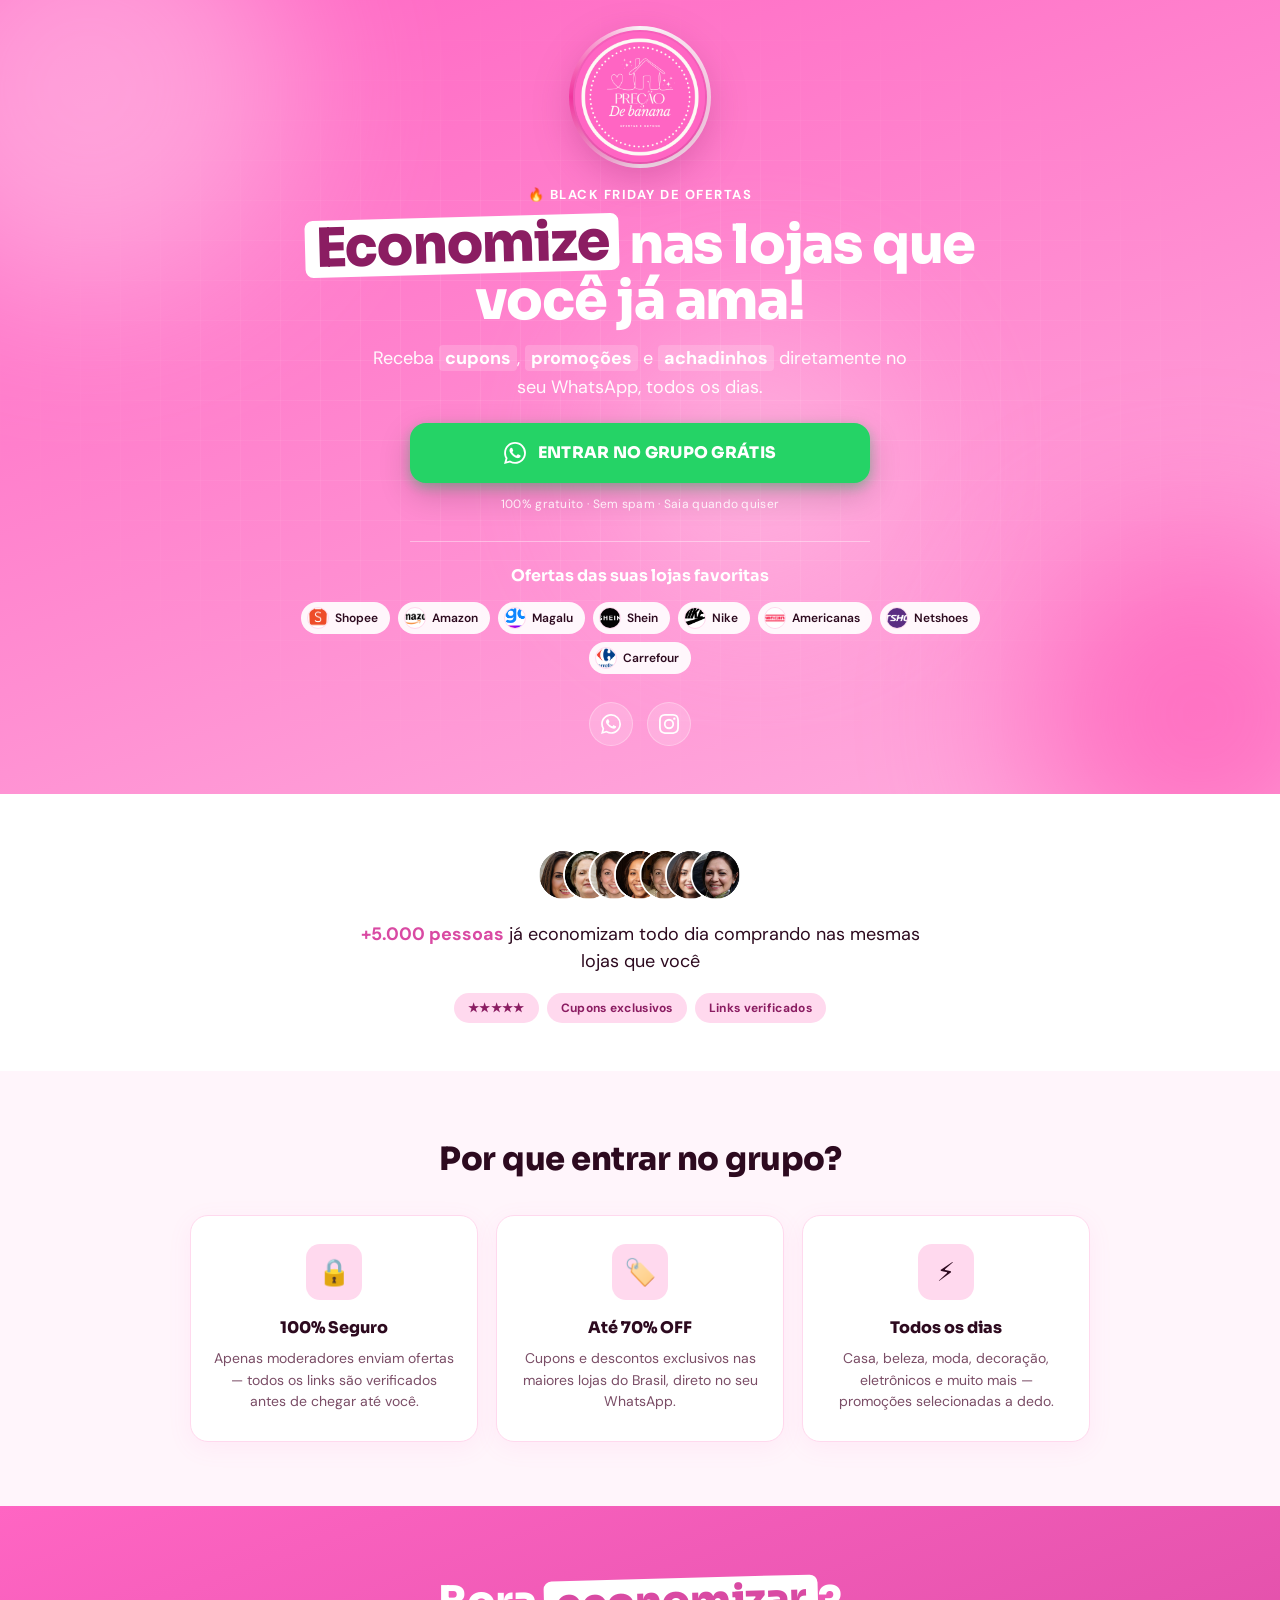
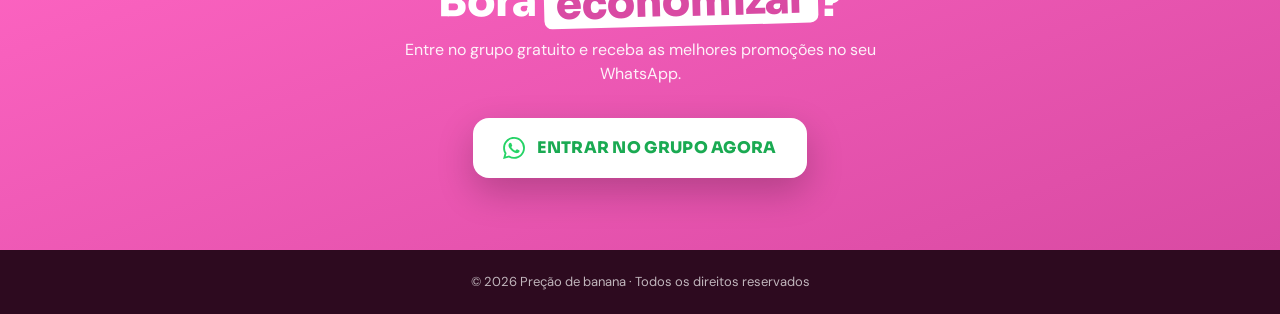
<file: index.html>
<!DOCTYPE html>
<html lang="pt-BR">
  <head>
    <meta charset="UTF-8">
    <meta name="viewport" content="width=device-width, initial-scale=1.0">
    <title>Preção de banana – Achadinhos, cupons e promoções todos os dias</title>
    <meta name="description" content="Entre no grupo gratuito e receba todos os dias os melhores achadinhos da internet com cupons e promoções exclusivas. Casa, beleza, moda, decoração e muito mais com até 70% OFF.">
    <link rel="icon" type="image/x-icon" href="images/favicon.ico">

    <link rel="preconnect" href="https://fonts.googleapis.com">
    <link rel="preconnect" href="https://fonts.gstatic.com" crossorigin>
    <link href="https://fonts.googleapis.com/css2?family=Sora:wght@400;600;700;800;900&family=DM+Sans:wght@400;500;600;700&display=swap" rel="stylesheet">

    <link rel="stylesheet" href="css/style.css">
  </head>
  <body>

    <!-- HERO -->
    <section class="hero">
      <div class="hero-bg" aria-hidden="true">
        <span class="blob blob-1"></span>
        <span class="blob blob-2"></span>
        <span class="blob blob-3"></span>
        <div class="grid-overlay"></div>
      </div>

      <div class="hero-content">
        <div class="foto-wrap">
          <img src="images/logo2.jpeg" alt="Preção de banana">
        </div>

        <span class="grupo-tag">🔥 BLACK FRIDAY DE OFERTAS</span>

        <h1><em>Economize</em> nas lojas que você já ama!</h1>

        <p class="sub">Receba <strong>cupons</strong>, <strong>promoções</strong> e <strong>achadinhos</strong> diretamente no seu WhatsApp, todos os dias.</p>

        <div class="cta-wrap">
          <a href="https://chat.whatsapp.com/JtG7OwE1yEgJg9sCAVL0oK" data-link="whatsapp" class="cta-btn" target="_blank" rel="noopener">
            <svg viewBox="0 0 24 24" aria-hidden="true"><path d="M17.472 14.382c-.297-.149-1.758-.867-2.03-.967-.273-.099-.471-.148-.67.15-.197.297-.768.967-.94 1.164-.173.199-.347.223-.644.075-.297-.15-1.255-.463-2.39-1.475-.883-.788-1.48-1.761-1.653-2.059-.173-.297-.018-.458.13-.606.134-.133.298-.347.446-.52.149-.174.198-.298.298-.497.099-.198.05-.371-.025-.52-.075-.149-.669-1.612-.916-2.207-.242-.579-.487-.5-.669-.51-.173-.008-.371-.01-.57-.01-.198 0-.52.074-.792.372-.272.297-1.04 1.016-1.04 2.479 0 1.462 1.065 2.875 1.213 3.074.149.198 2.095 3.2 5.076 4.487.709.306 1.263.489 1.694.626.712.226 1.36.194 1.872.118.571-.085 1.758-.719 2.006-1.413.248-.694.248-1.289.173-1.413-.074-.124-.272-.198-.57-.347m-5.421 7.403h-.004a9.87 9.87 0 0 1-5.031-1.378l-.361-.214-3.741.982.998-3.648-.235-.374a9.86 9.86 0 0 1-1.51-5.26c.001-5.45 4.436-9.884 9.888-9.884 2.64 0 5.122 1.03 6.988 2.898a9.825 9.825 0 0 1 2.893 6.994c-.003 5.45-4.437 9.884-9.885 9.884m8.413-18.297A11.815 11.815 0 0 0 12.05 0C5.495 0 .16 5.335.157 11.892c0 2.096.547 4.142 1.588 5.945L.057 24l6.305-1.654a11.882 11.882 0 0 0 5.683 1.448h.005c6.554 0 11.89-5.335 11.893-11.893a11.821 11.821 0 0 0-3.48-8.413Z"/></svg>
            ENTRAR NO GRUPO GRÁTIS
          </a>
          <p class="cta-sub">100% gratuito · Sem spam · Saia quando quiser</p>
        </div>

        <hr class="hero-divider">

        <h2 class="lojas-title">Ofertas das suas lojas favoritas</h2>
        <div class="lojas">
          <span class="loja-tag"><img src="images/slider-lojas/shopee.png" alt=""> Shopee</span>
          <span class="loja-tag"><img src="images/slider-lojas/amazon.png" alt=""> Amazon</span>
          <span class="loja-tag"><img src="images/slider-lojas/magalu.png" alt=""> Magalu</span>
          <span class="loja-tag"><img src="images/slider-lojas/shein.png" alt=""> Shein</span>
          <span class="loja-tag"><img src="images/slider-lojas/nike.png" alt=""> Nike</span>
          <span class="loja-tag"><img src="images/slider-lojas/americanas.png" alt=""> Americanas</span>
          <span class="loja-tag"><img src="images/slider-lojas/netshoes.png" alt=""> Netshoes</span>
          <span class="loja-tag"><img src="images/slider-lojas/carrefour.png" alt=""> Carrefour</span>
        </div>

        <div class="social-icons hero-social">
          <a href="https://chat.whatsapp.com/JtG7OwE1yEgJg9sCAVL0oK" data-link="whatsapp" target="_blank" rel="noopener" aria-label="WhatsApp">
            <svg viewBox="0 0 24 24"><path d="M17.472 14.382c-.297-.149-1.758-.867-2.03-.967-.273-.099-.471-.148-.67.15-.197.297-.768.967-.94 1.164-.173.199-.347.223-.644.075-.297-.15-1.255-.463-2.39-1.475-.883-.788-1.48-1.761-1.653-2.059-.173-.297-.018-.458.13-.606.134-.133.298-.347.446-.52.149-.174.198-.298.298-.497.099-.198.05-.371-.025-.52-.075-.149-.669-1.612-.916-2.207-.242-.579-.487-.5-.669-.51-.173-.008-.371-.01-.57-.01-.198 0-.52.074-.792.372-.272.297-1.04 1.016-1.04 2.479 0 1.462 1.065 2.875 1.213 3.074.149.198 2.095 3.2 5.076 4.487.709.306 1.263.489 1.694.626.712.226 1.36.194 1.872.118.571-.085 1.758-.719 2.006-1.413.248-.694.248-1.289.173-1.413-.074-.124-.272-.198-.57-.347m-5.421 7.403h-.004a9.87 9.87 0 0 1-5.031-1.378l-.361-.214-3.741.982.998-3.648-.235-.374a9.86 9.86 0 0 1-1.51-5.26c.001-5.45 4.436-9.884 9.888-9.884 2.64 0 5.122 1.03 6.988 2.898a9.825 9.825 0 0 1 2.893 6.994c-.003 5.45-4.437 9.884-9.885 9.884m8.413-18.297A11.815 11.815 0 0 0 12.05 0C5.495 0 .16 5.335.157 11.892c0 2.096.547 4.142 1.588 5.945L.057 24l6.305-1.654a11.882 11.882 0 0 0 5.683 1.448h.005c6.554 0 11.89-5.335 11.893-11.893a11.821 11.821 0 0 0-3.48-8.413Z"/></svg>
          </a>
          <a href="https://www.instagram.com/precaodebanana?igsh=dmY2cXF2a3dsNjdy" data-link="instagram" target="_blank" rel="noopener" aria-label="Instagram">
            <svg viewBox="0 0 24 24"><path d="M12 2.163c3.204 0 3.584.012 4.85.07 3.252.148 4.771 1.691 4.919 4.919.058 1.265.069 1.645.069 4.849 0 3.205-.012 3.584-.069 4.849-.149 3.225-1.664 4.771-4.919 4.919-1.266.058-1.644.07-4.85.07-3.204 0-3.584-.012-4.849-.07-3.26-.149-4.771-1.699-4.919-4.92-.058-1.265-.07-1.644-.07-4.849 0-3.204.013-3.583.07-4.849.149-3.227 1.664-4.771 4.919-4.919 1.266-.057 1.645-.069 4.849-.069zM12 0C8.741 0 8.333.014 7.053.072 2.695.272.273 2.69.073 7.052.014 8.333 0 8.741 0 12c0 3.259.014 3.668.072 4.948.2 4.358 2.618 6.78 6.98 6.98C8.333 23.986 8.741 24 12 24c3.259 0 3.668-.014 4.948-.072 4.354-.2 6.782-2.618 6.979-6.98.059-1.28.073-1.689.073-4.948 0-3.259-.014-3.667-.072-4.947-.196-4.354-2.617-6.78-6.979-6.98C15.668.014 15.259 0 12 0zm0 5.838a6.162 6.162 0 100 12.324 6.162 6.162 0 000-12.324zM12 16a4 4 0 110-8 4 4 0 010 8zm6.406-11.845a1.44 1.44 0 100 2.881 1.44 1.44 0 000-2.881z"/></svg>
          </a>
        </div>
      </div>
    </section>

    <!-- SOCIAL PROOF -->
    <section class="proof-section">
      <img src="images/groupMembers.png" alt="Membros do grupo" class="proof-img">
      <p><strong>+5.000 pessoas</strong> já economizam todo dia comprando nas mesmas lojas que você</p>
      <div class="proof-pills">
        <span class="proof-pill">★★★★★</span>
        <span class="proof-pill">Cupons exclusivos</span>
        <span class="proof-pill">Links verificados</span>
      </div>
    </section>

    <!-- FEATURES -->
    <section class="features-section">
      <h2 class="section-title">Por que entrar no grupo?</h2>
      <div class="features-grid">
        <div class="feat-card">
          <div class="feat-icon">🔒</div>
          <h3>100% Seguro</h3>
          <p>Apenas moderadores enviam ofertas — todos os links são verificados antes de chegar até você.</p>
        </div>
        <div class="feat-card">
          <div class="feat-icon">🏷️</div>
          <h3>Até 70% OFF</h3>
          <p>Cupons e descontos exclusivos nas maiores lojas do Brasil, direto no seu WhatsApp.</p>
        </div>
        <div class="feat-card">
          <div class="feat-icon">⚡</div>
          <h3>Todos os dias</h3>
          <p>Casa, beleza, moda, decoração, eletrônicos e muito mais — promoções selecionadas a dedo.</p>
        </div>
      </div>
    </section>

    <!-- CTA FINAL -->
    <section class="cta-final">
      <h2>Bora <span>economizar</span>?</h2>
      <p>Entre no grupo gratuito e receba as melhores promoções no seu WhatsApp.</p>
      <a href="https://chat.whatsapp.com/JtG7OwE1yEgJg9sCAVL0oK" data-link="whatsapp" class="cta-btn" target="_blank" rel="noopener">
        <svg viewBox="0 0 24 24" aria-hidden="true">
          <path d="M17.472 14.382c-.297-.149-1.758-.867-2.03-.967-.273-.099-.471-.148-.67.15-.197.297-.768.967-.94 1.164-.173.199-.347.223-.644.075-.297-.15-1.255-.463-2.39-1.475-.883-.788-1.48-1.761-1.653-2.059-.173-.297-.018-.458.13-.606.134-.133.298-.347.446-.52.149-.174.198-.298.298-.497.099-.198.05-.371-.025-.52-.075-.149-.669-1.612-.916-2.207-.242-.579-.487-.5-.669-.51-.173-.008-.371-.01-.57-.01-.198 0-.52.074-.792.372-.272.297-1.04 1.016-1.04 2.479 0 1.462 1.065 2.875 1.213 3.074.149.198 2.095 3.2 5.076 4.487.709.306 1.263.489 1.694.626.712.226 1.36.194 1.872.118.571-.085 1.758-.719 2.006-1.413.248-.694.248-1.289.173-1.413-.074-.124-.272-.198-.57-.347m-5.421 7.403h-.004a9.87 9.87 0 0 1-5.031-1.378l-.361-.214-3.741.982.998-3.648-.235-.374a9.86 9.86 0 0 1-1.51-5.26c.001-5.45 4.436-9.884 9.888-9.884 2.64 0 5.122 1.03 6.988 2.898a9.825 9.825 0 0 1 2.893 6.994c-.003 5.45-4.437 9.884-9.885 9.884m8.413-18.297A11.815 11.815 0 0 0 12.05 0C5.495 0 .16 5.335.157 11.892c0 2.096.547 4.142 1.588 5.945L.057 24l6.305-1.654a11.882 11.882 0 0 0 5.683 1.448h.005c6.554 0 11.89-5.335 11.893-11.893a11.821 11.821 0 0 0-3.48-8.413Z"/>
        </svg>
        ENTRAR NO GRUPO AGORA
      </a>
    </section>

    <footer class="site-footer">
      <p>© <span id="year"></span> Preção de banana · Todos os direitos reservados</p>
    </footer>

    <script>
      document.getElementById('year').textContent = new Date().getFullYear();

      function loadMetaPixel(pixelId) {
        if (!pixelId || !/^\d+$/.test(String(pixelId).trim())) return;
        !function(f,b,e,v,n,t,s){if(f.fbq)return;n=f.fbq=function(){n.callMethod?
          n.callMethod.apply(n,arguments):n.queue.push(arguments)};if(!f._fbq)f._fbq=n;
          n.push=n;n.loaded=!0;n.version='2.0';n.queue=[];t=b.createElement(e);t.async=!0;
          t.src=v;s=b.getElementsByTagName(e)[0];s.parentNode.insertBefore(t,s)}(window,
          document,'script','https://connect.facebook.net/en_US/fbevents.js');
        fbq('init', String(pixelId).trim());
        fbq('track', 'PageView');
      }

      function attachLeadTracking() {
        document.querySelectorAll('a[data-link="whatsapp"]').forEach(a => {
          a.addEventListener('click', () => {
            if (window.fbq) fbq('track', 'Lead');
          });
        });
      }

      fetch('links.json?v=' + Date.now())
        .then(r => r.ok ? r.json() : null)
        .then(data => {
          if (!data) return;
          if (data.whatsapp) {
            document.querySelectorAll('a[data-link="whatsapp"]').forEach(a => a.href = data.whatsapp);
          }
          if (data.instagram) {
            document.querySelectorAll('a[data-link="instagram"]').forEach(a => a.href = data.instagram);
          }
          if (data.metaPixelId) {
            loadMetaPixel(data.metaPixelId);
          }
          attachLeadTracking();
        })
        .catch(() => {});
    </script>
  </body>
</html>
</file>
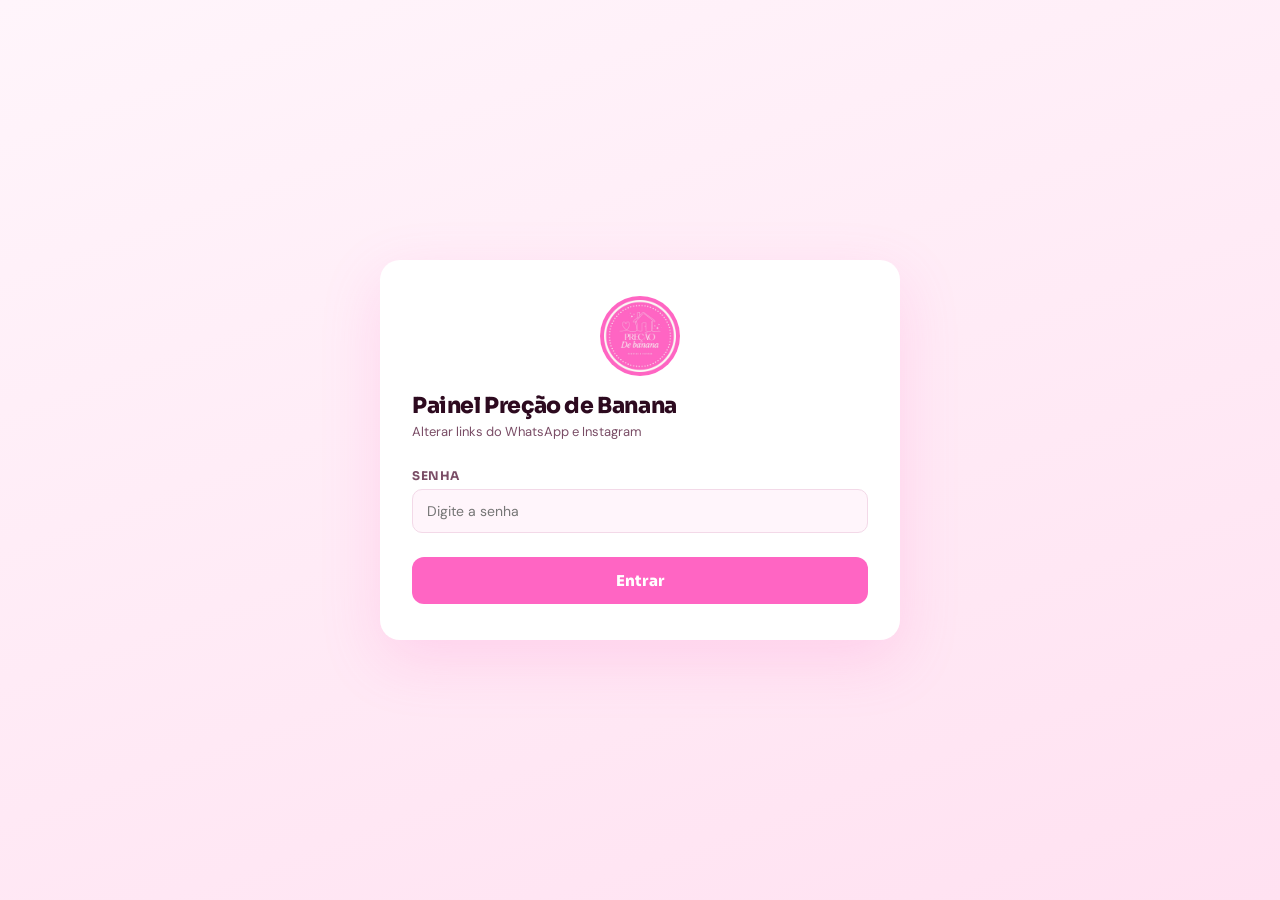
<file: painel-bn-7k.html>
<!DOCTYPE html>
<html lang="pt-BR">
<head>
  <meta charset="UTF-8">
  <meta name="viewport" content="width=device-width, initial-scale=1.0">
  <meta name="robots" content="noindex, nofollow">
  <title>Painel · Preção de Banana</title>
  <link href="https://fonts.googleapis.com/css2?family=Sora:wght@400;600;700;800&family=DM+Sans:wght@400;500;600&display=swap" rel="stylesheet">
  <style>
    *, *::before, *::after { box-sizing: border-box; margin: 0; padding: 0; }

    :root {
      --pink: #ff65c3;
      --pink-dark: #d94aa3;
      --pink-light: #ffd9ee;
      --pink-soft: #fff5fb;
      --text-dark: #2d0a1f;
      --text-muted: #7a4d66;
      --border: #f3d9e8;
      --green: #16a34a;
      --red: #dc2626;
    }

    body {
      font-family: 'Sora', system-ui, sans-serif;
      background: linear-gradient(160deg, #fff5fb 0%, #ffe1f1 100%);
      color: var(--text-dark);
      min-height: 100vh;
      display: flex;
      align-items: center;
      justify-content: center;
      padding: 24px;
    }

    .card {
      background: #fff;
      border-radius: 20px;
      box-shadow: 0 20px 60px rgba(255, 101, 195, 0.18);
      padding: 36px 32px;
      width: 100%;
      max-width: 520px;
    }

    h1 {
      font-size: 22px;
      font-weight: 800;
      margin-bottom: 4px;
      letter-spacing: -0.4px;
    }
    .subtitle {
      font-family: 'DM Sans', sans-serif;
      font-size: 13px;
      color: var(--text-muted);
      margin-bottom: 28px;
    }

    label {
      display: block;
      font-size: 12px;
      font-weight: 700;
      text-transform: uppercase;
      letter-spacing: 0.6px;
      color: var(--text-muted);
      margin-bottom: 6px;
      margin-top: 16px;
    }

    input[type="text"], input[type="password"], input[type="url"] {
      width: 100%;
      padding: 12px 14px;
      border: 1.5px solid var(--border);
      border-radius: 10px;
      font-family: 'DM Sans', sans-serif;
      font-size: 14px;
      color: var(--text-dark);
      background: var(--pink-soft);
      transition: border-color 0.15s, background 0.15s;
    }
    input:focus {
      outline: none;
      border-color: var(--pink);
      background: #fff;
    }

    button {
      width: 100%;
      padding: 14px;
      margin-top: 24px;
      border: none;
      border-radius: 12px;
      background: var(--pink);
      color: #fff;
      font-family: 'Sora', sans-serif;
      font-size: 15px;
      font-weight: 800;
      letter-spacing: 0.3px;
      cursor: pointer;
      transition: background 0.15s, transform 0.1s;
    }
    button:hover { background: var(--pink-dark); }
    button:active { transform: translateY(1px); }
    button:disabled { opacity: 0.6; cursor: not-allowed; }

    .msg {
      margin-top: 16px;
      padding: 12px 14px;
      border-radius: 10px;
      font-family: 'DM Sans', sans-serif;
      font-size: 14px;
      display: none;
    }
    .msg.ok    { display: block; background: #dcfce7; color: var(--green); border: 1px solid #86efac; }
    .msg.err   { display: block; background: #fee2e2; color: var(--red);   border: 1px solid #fca5a5; }
    .msg.info  { display: block; background: var(--pink-light); color: var(--pink-dark); border: 1px solid #ffc4e3; }

    .hidden { display: none !important; }

    .help {
      font-family: 'DM Sans', sans-serif;
      font-size: 12px;
      color: var(--text-muted);
      margin-top: 6px;
      line-height: 1.5;
    }
    .help a { color: var(--pink-dark); }

    .row-actions {
      display: flex;
      gap: 10px;
      margin-top: 8px;
    }
    .row-actions button {
      margin-top: 0;
      flex: 1;
    }
    .btn-ghost {
      background: transparent;
      color: var(--text-muted);
      border: 1.5px solid var(--border);
    }
    .btn-ghost:hover { background: var(--pink-soft); color: var(--text-dark); }

    .logo {
      text-align: center;
      font-size: 28px;
      margin-bottom: 8px;
    }
  </style>
</head>
<body>

  <div class="card">
    <div class="logo">
      <img src="images/logo2.jpeg" alt="Preção de banana" style="width: 80px; height: 80px; border-radius: 50%; object-fit: cover;">
    </div>
    <h1>Painel Preção de Banana</h1>
    <p class="subtitle">Alterar links do WhatsApp e Instagram</p>

    <!-- LOGIN -->
    <div id="login">
      <label for="pwd">Senha</label>
      <input type="password" id="pwd" autocomplete="current-password" placeholder="Digite a senha">
      <button id="btn-login">Entrar</button>
      <div id="login-msg" class="msg"></div>
    </div>

    <!-- PAINEL -->
    <div id="painel" class="hidden">
      <label for="wa">Link do WhatsApp</label>
      <input type="url" id="wa" placeholder="https://chat.whatsapp.com/...">

      <label for="ig">Link do Instagram</label>
      <input type="url" id="ig" placeholder="https://www.instagram.com/...">

      <label for="px">ID do Pixel da Meta</label>
      <input type="text" id="px" inputmode="numeric" placeholder="ex.: 762247233492594">
      <p class="help">Apenas o número do Pixel ID (sem o código completo). Deixe vazio para desativar.</p>

      <label for="pat">Token do GitHub (PAT)</label>
      <input type="password" id="pat" placeholder="ghp_...">
      <p class="help">
        Necessário para salvar. Fica salvo só no seu navegador.
        <a href="https://github.com/settings/tokens/new?scopes=public_repo&description=Painel+Pre%C3%A7%C3%A3o+de+Banana" target="_blank">Gerar token</a>
        (marque escopo <strong>public_repo</strong>).
      </p>

      <button id="btn-save">Salvar alterações</button>
      <div class="row-actions">
        <button class="btn-ghost" id="btn-logout">Sair</button>
      </div>
      <div id="save-msg" class="msg"></div>
    </div>
  </div>

  <script>
    // ============================================================
    // CONFIGURAÇÃO
    // ============================================================
    // Para trocar a senha: altere a string abaixo.
    const PASSWORD = 'banana2026';

    // Repositório onde o links.json está versionado:
    const REPO_OWNER  = 'tsequim';
    const REPO_NAME   = 'lp-precao-de-banana';
    const REPO_BRANCH = 'main';
    const FILE_PATH   = 'links.json';
    // ============================================================

    const $ = id => document.getElementById(id);
    const show = (el, type, text) => { el.className = 'msg ' + type; el.textContent = text; };
    const hide = el => { el.className = 'msg'; el.textContent = ''; };

    // ---------- LOGIN ----------
    function tryLogin() {
      const v = $('pwd').value;
      if (v === PASSWORD) {
        sessionStorage.setItem('pdb_auth', '1');
        enterPainel();
      } else {
        show($('login-msg'), 'err', 'Senha incorreta.');
      }
    }

    $('btn-login').addEventListener('click', tryLogin);
    $('pwd').addEventListener('keydown', e => { if (e.key === 'Enter') tryLogin(); });

    if (sessionStorage.getItem('pdb_auth') === '1') {
      enterPainel();
    }

    function enterPainel() {
      $('login').classList.add('hidden');
      $('painel').classList.remove('hidden');
      loadCurrent();
      const savedPat = localStorage.getItem('pdb_pat');
      if (savedPat) $('pat').value = savedPat;
    }

    $('btn-logout').addEventListener('click', () => {
      sessionStorage.removeItem('pdb_auth');
      location.reload();
    });

    // ---------- CARREGAR LINKS ATUAIS ----------
    async function loadCurrent() {
      try {
        const r = await fetch(FILE_PATH + '?v=' + Date.now());
        if (!r.ok) throw new Error();
        const data = await r.json();
        $('wa').value = data.whatsapp || '';
        $('ig').value = data.instagram || '';
        $('px').value = data.metaPixelId || '';
      } catch {
        show($('save-msg'), 'info', 'Não consegui carregar os links atuais — preencha manualmente.');
      }
    }

    // ---------- SALVAR (GitHub API) ----------
    $('btn-save').addEventListener('click', async () => {
      const whatsapp = $('wa').value.trim();
      const instagram = $('ig').value.trim();
      const metaPixelId = $('px').value.trim();
      const pat = $('pat').value.trim();
      const msg = $('save-msg');

      if (!whatsapp || !instagram) {
        return show(msg, 'err', 'Preencha os dois links.');
      }
      if (!/^https?:\/\//.test(whatsapp) || !/^https?:\/\//.test(instagram)) {
        return show(msg, 'err', 'Os links precisam começar com http:// ou https://');
      }
      if (metaPixelId && !/^\d+$/.test(metaPixelId)) {
        return show(msg, 'err', 'O ID do Pixel deve conter apenas números.');
      }
      if (!pat) {
        return show(msg, 'err', 'Cole o token do GitHub.');
      }

      localStorage.setItem('pdb_pat', pat);

      const apiBase = `https://api.github.com/repos/${REPO_OWNER}/${REPO_NAME}/contents/${FILE_PATH}`;
      const btn = $('btn-save');
      btn.disabled = true;
      show(msg, 'info', 'Salvando…');

      try {
        // 1) Pega SHA atual
        const getRes = await fetch(apiBase + '?ref=' + REPO_BRANCH, {
          headers: { 'Authorization': 'token ' + pat, 'Accept': 'application/vnd.github+json' }
        });
        if (!getRes.ok) throw new Error('Não consegui ler o arquivo (status ' + getRes.status + '). Verifique o token.');
        const current = await getRes.json();

        // 2) Monta novo conteúdo
        const payload = { whatsapp, instagram, metaPixelId };
        const newJson = JSON.stringify(payload, null, 2) + '\n';
        const newContent = btoa(unescape(encodeURIComponent(newJson)));

        // 3) PUT
        const putRes = await fetch(apiBase, {
          method: 'PUT',
          headers: {
            'Authorization': 'token ' + pat,
            'Accept': 'application/vnd.github+json',
            'Content-Type': 'application/json'
          },
          body: JSON.stringify({
            message: 'chore: atualiza links via painel',
            content: newContent,
            sha: current.sha,
            branch: REPO_BRANCH
          })
        });

        if (!putRes.ok) {
          const err = await putRes.json().catch(() => ({}));
          throw new Error(err.message || 'Falha ao salvar (status ' + putRes.status + ').');
        }

        show(msg, 'ok', '✓ Links salvos! O site atualiza em ~1 minuto (deploy do GitHub Pages).');
      } catch (e) {
        show(msg, 'err', e.message || 'Erro ao salvar.');
      } finally {
        btn.disabled = false;
      }
    });
  </script>

</body>
</html>
</file>
<file: css/style.css>
*, *::before, *::after { box-sizing: border-box; margin: 0; padding: 0; }

:root {
  --pink: #ff65c3;
  --pink-dark: #d94aa3;
  --pink-deep: #8b1d62;
  --pink-light: #ffd9ee;
  --pink-soft: #fff5fb;
  --white: #ffffff;
  --text-dark: #2d0a1f;
  --text-muted: #7a4d66;
  --wp-green: #25D366;
  --wp-green-dark: #1aaa52;
}

html, body { overflow-x: hidden; }

body {
  font-family: 'Sora', system-ui, sans-serif;
  background: var(--pink-soft);
  color: var(--text-dark);
  min-height: 100vh;
  line-height: 1.5;
  -webkit-font-smoothing: antialiased;
}

img { max-width: 100%; display: block; }

/* ========================= HERO ========================= */
.hero {
  position: relative;
  min-height: 100vh;
  padding: 56px 24px 64px;
  display: flex;
  align-items: center;
  justify-content: center;
  text-align: center;
  overflow: hidden;
  background: linear-gradient(160deg, #ff65c3 0%, #ff8dd1 55%, #ffafdf 100%);
  color: var(--white);
}

.hero-bg {
  position: absolute;
  inset: 0;
  z-index: 0;
  pointer-events: none;
  overflow: hidden;
}

.blob {
  position: absolute;
  border-radius: 50%;
  filter: blur(80px);
  opacity: 0.55;
}
.blob-1 { width: 420px; height: 420px; background: #ffffff; top: -120px; left: -120px; opacity: 0.35; }
.blob-2 { width: 360px; height: 360px; background: #ff3aa8; bottom: -100px; right: -100px; opacity: 0.5; }
.blob-3 { width: 280px; height: 280px; background: #ffe1f1; top: 40%; right: 30%; opacity: 0.4; }

.grid-overlay {
  position: absolute;
  inset: 0;
  background-image:
    linear-gradient(rgba(255,255,255,0.08) 1px, transparent 1px),
    linear-gradient(90deg, rgba(255,255,255,0.08) 1px, transparent 1px);
  background-size: 40px 40px;
  mask-image: radial-gradient(ellipse at center, #000 30%, transparent 75%);
  -webkit-mask-image: radial-gradient(ellipse at center, #000 30%, transparent 75%);
}

.hero-content {
  position: relative;
  z-index: 1;
  max-width: 720px;
  width: 100%;
}

/* badge live */
.badge-live {
  display: inline-flex;
  align-items: center;
  gap: 8px;
  background: rgba(255, 255, 255, 0.18);
  border: 1px solid rgba(255, 255, 255, 0.35);
  backdrop-filter: blur(8px);
  -webkit-backdrop-filter: blur(8px);
  border-radius: 999px;
  padding: 8px 16px;
  font-family: 'DM Sans', sans-serif;
  font-size: 11px;
  font-weight: 600;
  color: var(--white);
  letter-spacing: 1px;
  text-transform: uppercase;
  margin-bottom: 28px;
  animation: fadeDown 0.6s ease both;
}
.dot-live {
  width: 8px; height: 8px;
  border-radius: 50%;
  background: #2ade7a;
  animation: blink 1.4s ease-in-out infinite;
}
@keyframes blink {
  0%, 100% { opacity: 1; box-shadow: 0 0 0 0 rgba(42,222,122,0.5); }
  50% { opacity: 0.6; box-shadow: 0 0 0 7px rgba(42,222,122,0); }
}

/* logo circular com anel */
.foto-wrap {
  position: relative;
  width: 180px; height: 180px;
  margin: 0 auto 24px;
  animation: fadeDown 0.7s 0.1s ease both;
}
.foto-wrap::before {
  content: '';
  position: absolute;
  inset: -6px;
  border-radius: 50%;
  background: conic-gradient(var(--white), #ffd9ee, var(--white), #ff3aa8, var(--white));
  animation: spin 6s linear infinite;
  z-index: 0;
}
.foto-wrap::after {
  content: '';
  position: absolute;
  inset: -2px;
  border-radius: 50%;
  background: var(--pink);
  z-index: 1;
}
.foto-wrap img {
  position: relative;
  z-index: 2;
  width: 100%; height: 100%;
  border-radius: 50%;
  object-fit: cover;
  box-shadow: 0 12px 40px rgba(139, 29, 98, 0.35);
}
@keyframes spin { to { transform: rotate(360deg); } }

/* tag do grupo */
.grupo-tag {
  display: inline-block;
  background: rgba(255, 255, 255, 0.92);
  color: var(--pink-dark);
  border-radius: 6px;
  padding: 5px 14px;
  font-family: 'DM Sans', sans-serif;
  font-size: 11px;
  font-weight: 700;
  letter-spacing: 1.5px;
  text-transform: uppercase;
  margin-bottom: 18px;
  animation: fadeDown 0.7s 0.15s ease both;
}

/* headline */
.hero h1 {
  font-size: clamp(30px, 7vw, 54px);
  font-weight: 900;
  line-height: 1.05;
  letter-spacing: -1.2px;
  margin-bottom: 18px;
  color: var(--white);
  animation: fadeDown 0.7s 0.2s ease both;
}
.hero h1 em {
  font-style: normal;
  position: relative;
  display: inline-block;
  color: var(--pink-deep);
  background: var(--white);
  padding: 0 10px;
  border-radius: 8px;
  transform: rotate(-1.5deg);
}

/* sub */
.hero .sub {
  font-family: 'DM Sans', sans-serif;
  font-size: clamp(15px, 3.2vw, 18px);
  line-height: 1.6;
  max-width: 540px;
  margin: 0 auto 28px;
  color: rgba(255, 255, 255, 0.95);
  animation: fadeDown 0.7s 0.25s ease both;
}
.hero .sub strong {
  color: var(--white);
  font-weight: 700;
  background: rgba(255, 255, 255, 0.18);
  padding: 1px 6px;
  border-radius: 4px;
}

/* lojas */
.lojas {
  display: flex;
  flex-wrap: wrap;
  gap: 8px;
  justify-content: center;
  margin-bottom: 32px;
  animation: fadeDown 0.7s 0.3s ease both;
}
.loja-tag {
  display: inline-flex;
  align-items: center;
  gap: 6px;
  background: rgba(255, 255, 255, 0.92);
  border-radius: 999px;
  padding: 5px 12px 5px 6px;
  font-family: 'DM Sans', sans-serif;
  font-size: 12px;
  font-weight: 600;
  color: var(--text-dark);
}
.loja-tag img {
  width: 22px; height: 22px;
  border-radius: 50%;
  object-fit: cover;
  background: #fff;
  border: 1px solid #ffd9ee;
}

/* CTA */
.cta-wrap {
  animation: fadeDown 0.7s 0.35s ease both;
  margin-bottom: 28px;
}
.cta-btn {
  display: inline-flex;
  align-items: center;
  gap: 12px;
  background: var(--wp-green);
  color: var(--white);
  text-decoration: none;
  border-radius: 16px;
  padding: 18px 30px;
  font-family: 'Sora', sans-serif;
  font-size: 16px;
  font-weight: 800;
  letter-spacing: 0.3px;
  box-shadow: 0 12px 32px rgba(0, 0, 0, 0.18), 0 4px 12px rgba(37, 211, 102, 0.4);
  transition: transform 0.15s ease, box-shadow 0.2s ease, background 0.2s ease;
}
.cta-btn:hover {
  background: var(--wp-green-dark);
  transform: translateY(-2px);
  box-shadow: 0 16px 40px rgba(0, 0, 0, 0.22), 0 6px 18px rgba(37, 211, 102, 0.45);
}
.cta-btn svg {
  width: 22px; height: 22px;
  fill: currentColor;
  flex-shrink: 0;
}
.cta-sub {
  font-family: 'DM Sans', sans-serif;
  font-size: 12px;
  color: rgba(255, 255, 255, 0.85);
  margin-top: 12px;
  letter-spacing: 0.3px;
}

/* social icons no hero */
.hero-social {
  display: flex;
  justify-content: center;
  gap: 14px;
  animation: fadeDown 0.7s 0.4s ease both;
}
.hero-social a {
  width: 44px; height: 44px;
  border-radius: 50%;
  background: rgba(255, 255, 255, 0.18);
  border: 1px solid rgba(255, 255, 255, 0.3);
  display: inline-flex;
  align-items: center;
  justify-content: center;
  color: var(--white);
  transition: background 0.2s, transform 0.2s;
}
.hero-social a:hover {
  background: var(--white);
  color: var(--pink);
  transform: translateY(-2px);
}
.hero-social svg { width: 20px; height: 20px; fill: currentColor; }

@keyframes fadeDown {
  from { opacity: 0; transform: translateY(-16px); }
  to { opacity: 1; transform: translateY(0); }
}
@keyframes fadeUp {
  from { opacity: 0; transform: translateY(20px); }
  to { opacity: 1; transform: translateY(0); }
}

/* ========================= PROOF ========================= */
.proof-section {
  background: var(--white);
  padding: 48px 24px;
  text-align: center;
}
.proof-img {
  max-width: 220px;
  margin: 0 auto 16px;
}
.proof-section p {
  font-family: 'DM Sans', sans-serif;
  font-size: clamp(15px, 3.2vw, 18px);
  color: var(--text-dark);
  max-width: 560px;
  margin: 0 auto;
}
.proof-section strong { color: var(--pink-dark); font-weight: 700; }
.proof-pills {
  display: flex;
  flex-wrap: wrap;
  justify-content: center;
  gap: 8px;
  margin-top: 18px;
}
.proof-pill {
  background: var(--pink-light);
  color: var(--pink-deep);
  border-radius: 999px;
  padding: 6px 14px;
  font-family: 'DM Sans', sans-serif;
  font-size: 12px;
  font-weight: 700;
  letter-spacing: 0.3px;
}

/* ========================= FEATURES ========================= */
.features-section {
  background: var(--pink-soft);
  padding: 64px 24px;
}
.section-title {
  text-align: center;
  font-size: clamp(22px, 5vw, 32px);
  font-weight: 900;
  color: var(--text-dark);
  margin-bottom: 32px;
  letter-spacing: -0.5px;
}
.features-grid {
  display: grid;
  grid-template-columns: repeat(auto-fit, minmax(220px, 1fr));
  gap: 18px;
  max-width: 900px;
  margin: 0 auto;
}
.feat-card {
  background: var(--white);
  border: 1px solid var(--pink-light);
  border-radius: 18px;
  padding: 28px 22px;
  text-align: center;
  box-shadow: 0 6px 24px rgba(255, 101, 195, 0.08);
  transition: transform 0.2s, box-shadow 0.2s;
}
.feat-card:hover {
  transform: translateY(-4px);
  box-shadow: 0 12px 32px rgba(255, 101, 195, 0.18);
}
.feat-icon {
  width: 56px; height: 56px;
  border-radius: 14px;
  background: var(--pink-light);
  display: flex;
  align-items: center;
  justify-content: center;
  margin: 0 auto 16px;
  font-size: 26px;
}
.feat-card h3 {
  font-size: 16px;
  font-weight: 800;
  color: var(--text-dark);
  margin-bottom: 8px;
}
.feat-card p {
  font-family: 'DM Sans', sans-serif;
  font-size: 14px;
  color: var(--text-muted);
  line-height: 1.55;
}

/* ========================= CTA FINAL ========================= */
.cta-final {
  background: linear-gradient(160deg, var(--pink) 0%, var(--pink-dark) 100%);
  padding: 72px 24px;
  text-align: center;
  color: var(--white);
}
.cta-final h2 {
  font-size: clamp(26px, 6vw, 42px);
  font-weight: 900;
  line-height: 1.15;
  letter-spacing: -0.8px;
  margin-bottom: 12px;
  color: var(--white);
}
.cta-final h2 span {
  display: inline-block;
  background: var(--white);
  color: var(--pink-dark);
  padding: 0 12px;
  border-radius: 8px;
  transform: rotate(-1.5deg);
}
.cta-final p {
  font-family: 'DM Sans', sans-serif;
  font-size: 16px;
  color: rgba(255, 255, 255, 0.92);
  margin-bottom: 32px;
  max-width: 480px;
  margin-left: auto;
  margin-right: auto;
}
.cta-final .cta-btn {
  background: var(--white);
  color: var(--wp-green-dark);
  box-shadow: 0 14px 36px rgba(0, 0, 0, 0.22);
}
.cta-final .cta-btn:hover {
  background: var(--pink-soft);
  color: var(--wp-green-dark);
}
.cta-final .cta-btn svg { fill: var(--wp-green); }

/* ========================= FOOTER ========================= */
.site-footer {
  background: var(--text-dark);
  color: rgba(255, 255, 255, 0.7);
  text-align: center;
  padding: 22px 16px;
  font-family: 'DM Sans', sans-serif;
  font-size: 13px;
}

/* ========================= RESPONSIVE ========================= */
@media (max-width: 480px) {
  .hero { padding: 40px 18px 56px; }
  .foto-wrap { width: 150px; height: 150px; }
  .cta-btn { padding: 16px 22px; font-size: 15px; }
  .loja-tag { font-size: 11px; }
  .loja-tag img { width: 18px; height: 18px; }
}

/* ===== HERO: nova ordem (botão acima da dobra), mesmo visual de antes ===== */
.hero {
  min-height: 0;
  align-items: flex-start;
  padding: 32px 24px 48px;
}
.foto-wrap { width: 130px; height: 130px; margin-bottom: 20px; }
.hero .grupo-tag {
  background: none;
  padding: 0;
  font-size: 13px;
  color: var(--white);
  margin-bottom: 12px;
}
.hero h1 { margin-bottom: 14px; }
.hero .sub { margin-bottom: 22px; }
.hero .cta-wrap { margin-bottom: 28px; }
.hero .cta-btn {
  display: flex;
  justify-content: center;
  width: 100%;
  max-width: 460px;
  margin: 0 auto;
}
.hero-divider {
  border: 0;
  border-top: 1px solid rgba(255, 255, 255, 0.4);
  max-width: 460px;
  margin: 0 auto 22px;
}
.lojas-title {
  font-size: 16px;
  font-weight: 700;
  color: var(--white);
  margin-bottom: 14px;
}
.hero .lojas { margin-bottom: 28px; animation: none; }
</file>
